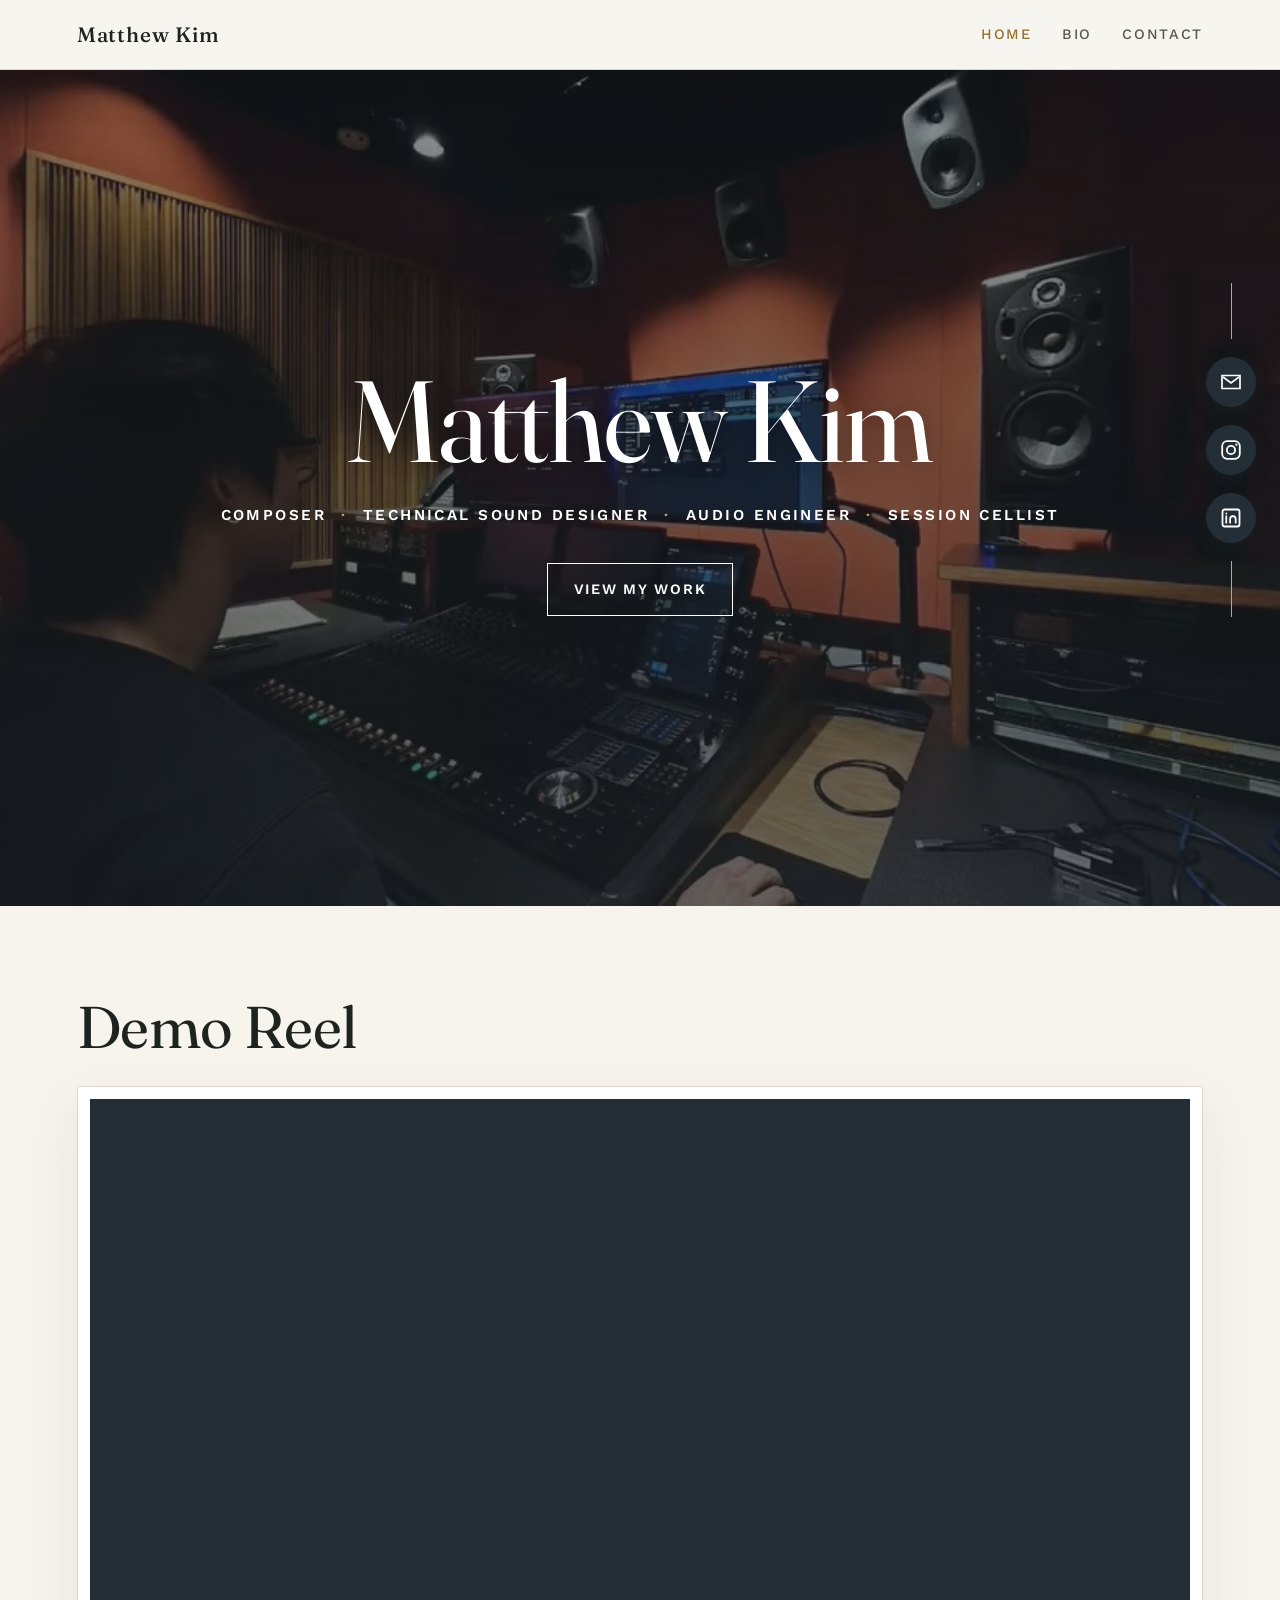
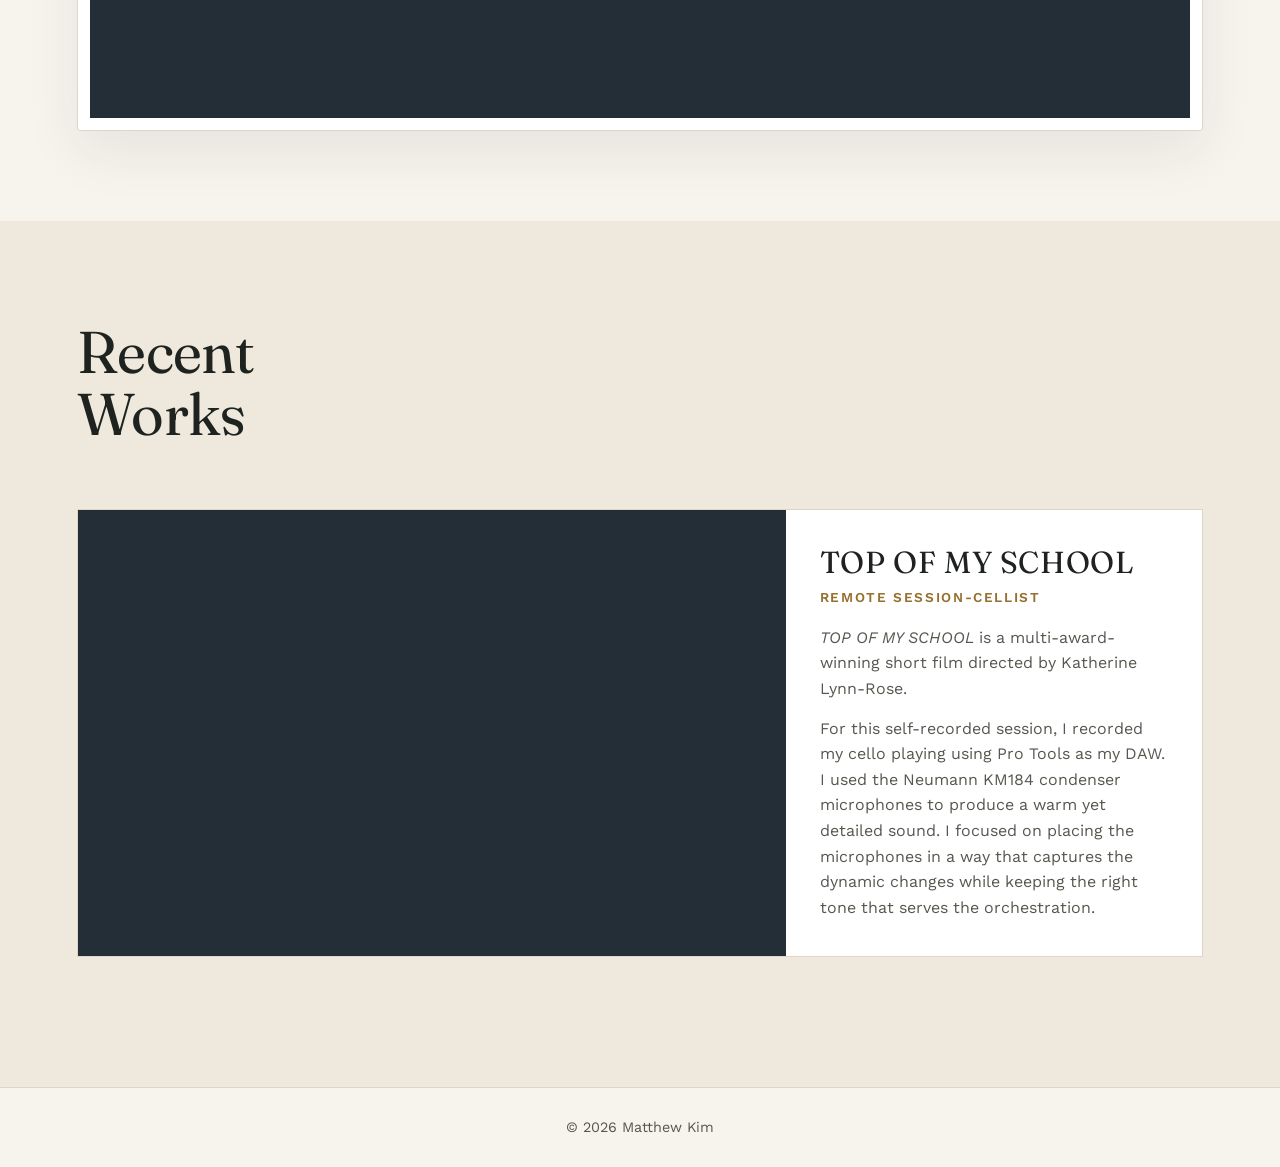
<file: index.html>
<!doctype html>
<html lang="en"><head>
<meta charset="utf-8"><meta name="viewport" content="width=device-width,initial-scale=1">
<title>Home — Matthew Kim</title>
<link rel="preconnect" href="https://fonts.googleapis.com">
<link rel="preconnect" href="https://fonts.gstatic.com" crossorigin>
<link href="https://fonts.googleapis.com/css2?family=Fraunces:ital,opsz,wght@0,9..144,400;0,9..144,500;1,9..144,400&family=Work+Sans:ital,wght@0,400;0,500;0,600;0,700;1,400&display=swap" rel="stylesheet">
<link rel="stylesheet" href="style.css">
</head><body>

<nav>
  <a class="logo" href="index.html">Matthew Kim</a>
  <div class="nav-links">
    <a class="active" href="index.html">Home</a>
    <a class="" href="bio.html">Bio</a>
    <a class="" href="contact.html">Contact</a>
  </div>
  <button class="menu" aria-label="Menu" aria-expanded="false">☰</button>
</nav>

<aside class="social-sidebar" aria-label="Social links">
  <a class="social-icon" href="mailto:matthewkimmusic@gmail.com" aria-label="Email Matthew Kim" title="Email">
      <svg viewBox="0 0 24 24" aria-hidden="true"><path d="M3 5.5h18v13H3z" fill="none" stroke="currentColor" stroke-width="1.7"/><path d="m4 7 8 6 8-6" fill="none" stroke="currentColor" stroke-width="1.7"/></svg>
    </a>
  <a class="social-icon" href="https://www.instagram.com/matthewkimmusic/" target="_blank" rel="noopener" aria-label="Instagram" title="Instagram">
      <svg viewBox="0 0 24 24" aria-hidden="true"><rect x="3.2" y="3.2" width="17.6" height="17.6" rx="5" fill="none" stroke="currentColor" stroke-width="1.8"/><circle cx="12" cy="12" r="4.1" fill="none" stroke="currentColor" stroke-width="1.8"/><circle cx="17.4" cy="6.7" r="1.15" fill="currentColor"/></svg>
    </a>
  <a class="social-icon" href="https://www.linkedin.com/in/matthew-minjune-kim-a8986a354/" target="_blank" rel="noopener" aria-label="LinkedIn" title="LinkedIn">
      <svg viewBox="0 0 24 24" aria-hidden="true"><rect x="3.5" y="3.5" width="17" height="17" rx="2" fill="none" stroke="currentColor" stroke-width="1.8"/><path d="M7.3 10.2v6.5M7.3 7.5v.1M11.1 16.7v-3.5c0-2 1-3.1 2.7-3.1 1.7 0 2.9 1.1 2.9 3.3v3.3M11.1 12.9c0-1.6 1.1-2.8 2.8-2.8" fill="none" stroke="currentColor" stroke-width="1.8" stroke-linecap="round"/></svg>
    </a>
</aside>



<section class="hero">
  <img class="hero-bg" src="studio-photo.jpg" alt="Matthew Kim working in a mixing studio">
  <div class="hero-copy">
    <h1>Matthew Kim</h1>
    <div class="titles-strip"><span>Composer</span><span>Technical Sound Designer</span><span>Audio Engineer</span><span>Session Cellist</span></div>
    <a class="btn" href="#demo-reel">View My Work</a>
  </div>
</section>

<main>
<section class="demo-section" id="demo-reel">
  <div class="demo-inner">
    <h2>Demo Reel</h2>
    <div class="reel-frame">
      <iframe src="https://play.reelcrafter.com/playlist/hQ5jPhUETeCwE0bNEYFm-A" title="Matthew Kim — Demo Reel" loading="lazy" allow="autoplay; fullscreen; picture-in-picture" allowfullscreen></iframe>
    </div>
  </div>
</section>

<section id="recent-works" class="section alt">
 <div class="section-inner">
  <div class="section-head">
   <div><h2>Recent<br>Works</h2></div>
  </div>
  <div class="work-grid single">
   <article class="work-card feature">
    <div class="video-embed">
     <iframe src="https://www.youtube.com/embed/AWONhF5nQyo?rel=0" referrerpolicy="strict-origin-when-cross-origin" title="TOP OF MY SCHOOL — Remote Session-Cellist" loading="lazy" allow="accelerometer; encrypted-media; gyroscope; picture-in-picture; fullscreen" allowfullscreen></iframe>
    </div>
    <div class="work-info">
     <h3>TOP OF MY SCHOOL</h3>
     <div class="meta">Remote Session-Cellist</div>
     <p><em>TOP OF MY SCHOOL</em> is a multi-award-winning short film directed by Katherine Lynn-Rose.</p>
     <p>For this self-recorded session, I recorded my cello playing using Pro Tools as my DAW. I used the Neumann KM184 condenser microphones to produce a warm yet detailed sound. I focused on placing the microphones in a way that captures the dynamic changes while keeping the right tone that serves the orchestration.</p>
    </div>
   </article>
  </div>
 </div>
</section>

</main>


<footer>
  <div>© 2026 Matthew Kim</div>
</footer>

<script>
const menuBtn=document.querySelector('.menu');
const navLinks=document.querySelector('.nav-links');
menuBtn?.addEventListener('click',()=>{
 const isOpen=navLinks.classList.toggle('open');
 menuBtn.setAttribute('aria-expanded',isOpen);
});
</script>
</body></html>
</file>
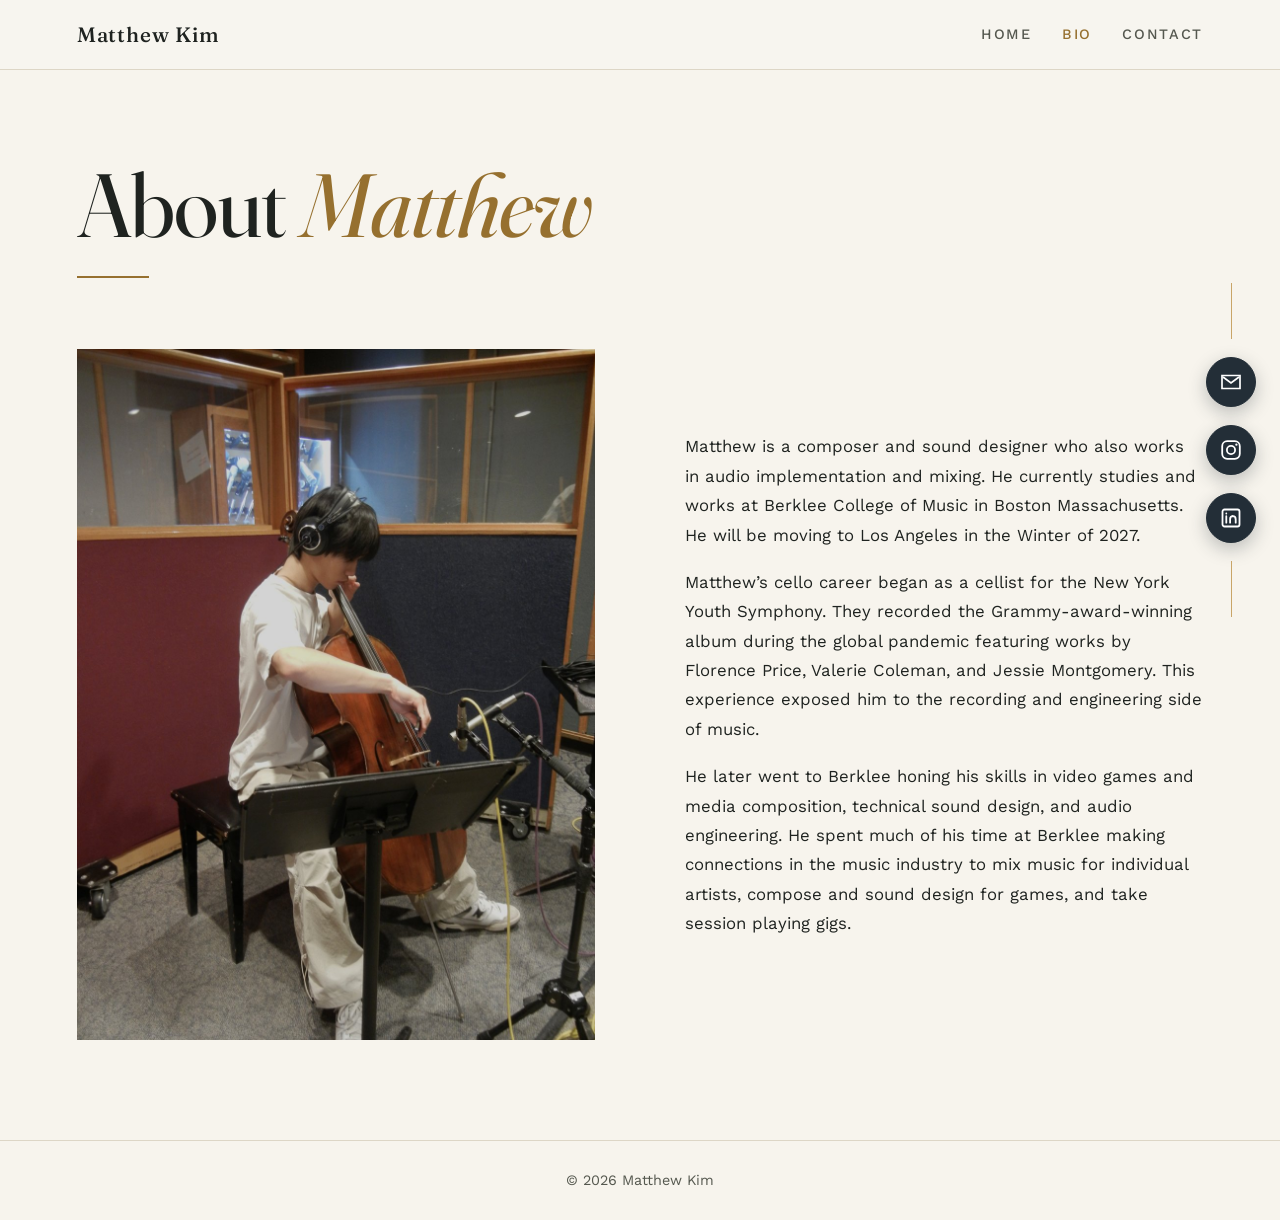
<file: bio.html>
<!doctype html>
<html lang="en"><head>
<meta charset="utf-8"><meta name="viewport" content="width=device-width,initial-scale=1">
<title>Bio — Matthew Kim</title>
<link rel="preconnect" href="https://fonts.googleapis.com">
<link rel="preconnect" href="https://fonts.gstatic.com" crossorigin>
<link href="https://fonts.googleapis.com/css2?family=Fraunces:ital,opsz,wght@0,9..144,400;0,9..144,500;1,9..144,400&family=Work+Sans:ital,wght@0,400;0,500;0,600;0,700;1,400&display=swap" rel="stylesheet">
<link rel="stylesheet" href="style.css">
</head><body>

<nav>
  <a class="logo" href="index.html">Matthew Kim</a>
  <div class="nav-links">
    <a class="" href="index.html">Home</a>
    <a class="active" href="bio.html">Bio</a>
    <a class="" href="contact.html">Contact</a>
  </div>
  <button class="menu" aria-label="Menu" aria-expanded="false">☰</button>
</nav>

<aside class="social-sidebar" aria-label="Social links">
  <a class="social-icon" href="mailto:matthewkimmusic@gmail.com" aria-label="Email Matthew Kim" title="Email">
      <svg viewBox="0 0 24 24" aria-hidden="true"><path d="M3 5.5h18v13H3z" fill="none" stroke="currentColor" stroke-width="1.7"/><path d="m4 7 8 6 8-6" fill="none" stroke="currentColor" stroke-width="1.7"/></svg>
    </a>
  <a class="social-icon" href="https://www.instagram.com/matthewkimmusic/" target="_blank" rel="noopener" aria-label="Instagram" title="Instagram">
      <svg viewBox="0 0 24 24" aria-hidden="true"><rect x="3.2" y="3.2" width="17.6" height="17.6" rx="5" fill="none" stroke="currentColor" stroke-width="1.8"/><circle cx="12" cy="12" r="4.1" fill="none" stroke="currentColor" stroke-width="1.8"/><circle cx="17.4" cy="6.7" r="1.15" fill="currentColor"/></svg>
    </a>
  <a class="social-icon" href="https://www.linkedin.com/in/matthew-minjune-kim-a8986a354/" target="_blank" rel="noopener" aria-label="LinkedIn" title="LinkedIn">
      <svg viewBox="0 0 24 24" aria-hidden="true"><rect x="3.5" y="3.5" width="17" height="17" rx="2" fill="none" stroke="currentColor" stroke-width="1.8"/><path d="M7.3 10.2v6.5M7.3 7.5v.1M11.1 16.7v-3.5c0-2 1-3.1 2.7-3.1 1.7 0 2.9 1.1 2.9 3.3v3.3M11.1 12.9c0-1.6 1.1-2.8 2.8-2.8" fill="none" stroke="currentColor" stroke-width="1.8" stroke-linecap="round"/></svg>
    </a>
</aside>



<main>
<section class="page-hero">
 <h1>About <em>Matthew</em></h1>
</section>
<section class="section">
 <div class="section-inner text-grid">
  <div class="photo has-img"><img src="bio-photo.jpg" alt="Matthew Kim playing cello in a recording studio"></div>
  <div class="bio-copy">
   <p>Matthew is a composer and sound designer who also works in audio implementation and mixing. He currently studies and works at Berklee College of Music in Boston Massachusetts. He will be moving to Los Angeles in the Winter of 2027.</p>
   <p>Matthew’s cello career began as a cellist for the New York Youth Symphony. They recorded the Grammy-award-winning album during the global pandemic featuring works by Florence Price, Valerie Coleman, and Jessie Montgomery. This experience exposed him to the recording and engineering side of music.</p>
   <p>He later went to Berklee honing his skills in video games and media composition, technical sound design, and audio engineering. He spent much of his time at Berklee making connections in the music industry to mix music for individual artists, compose and sound design for games, and take session playing gigs.</p>
  </div>
 </div>
</section>
</main>


<footer>
  <div>© 2026 Matthew Kim</div>
</footer>

<script>
const menuBtn=document.querySelector('.menu');
const navLinks=document.querySelector('.nav-links');
menuBtn?.addEventListener('click',()=>{
 const isOpen=navLinks.classList.toggle('open');
 menuBtn.setAttribute('aria-expanded',isOpen);
});
</script>
</body></html>
</file>
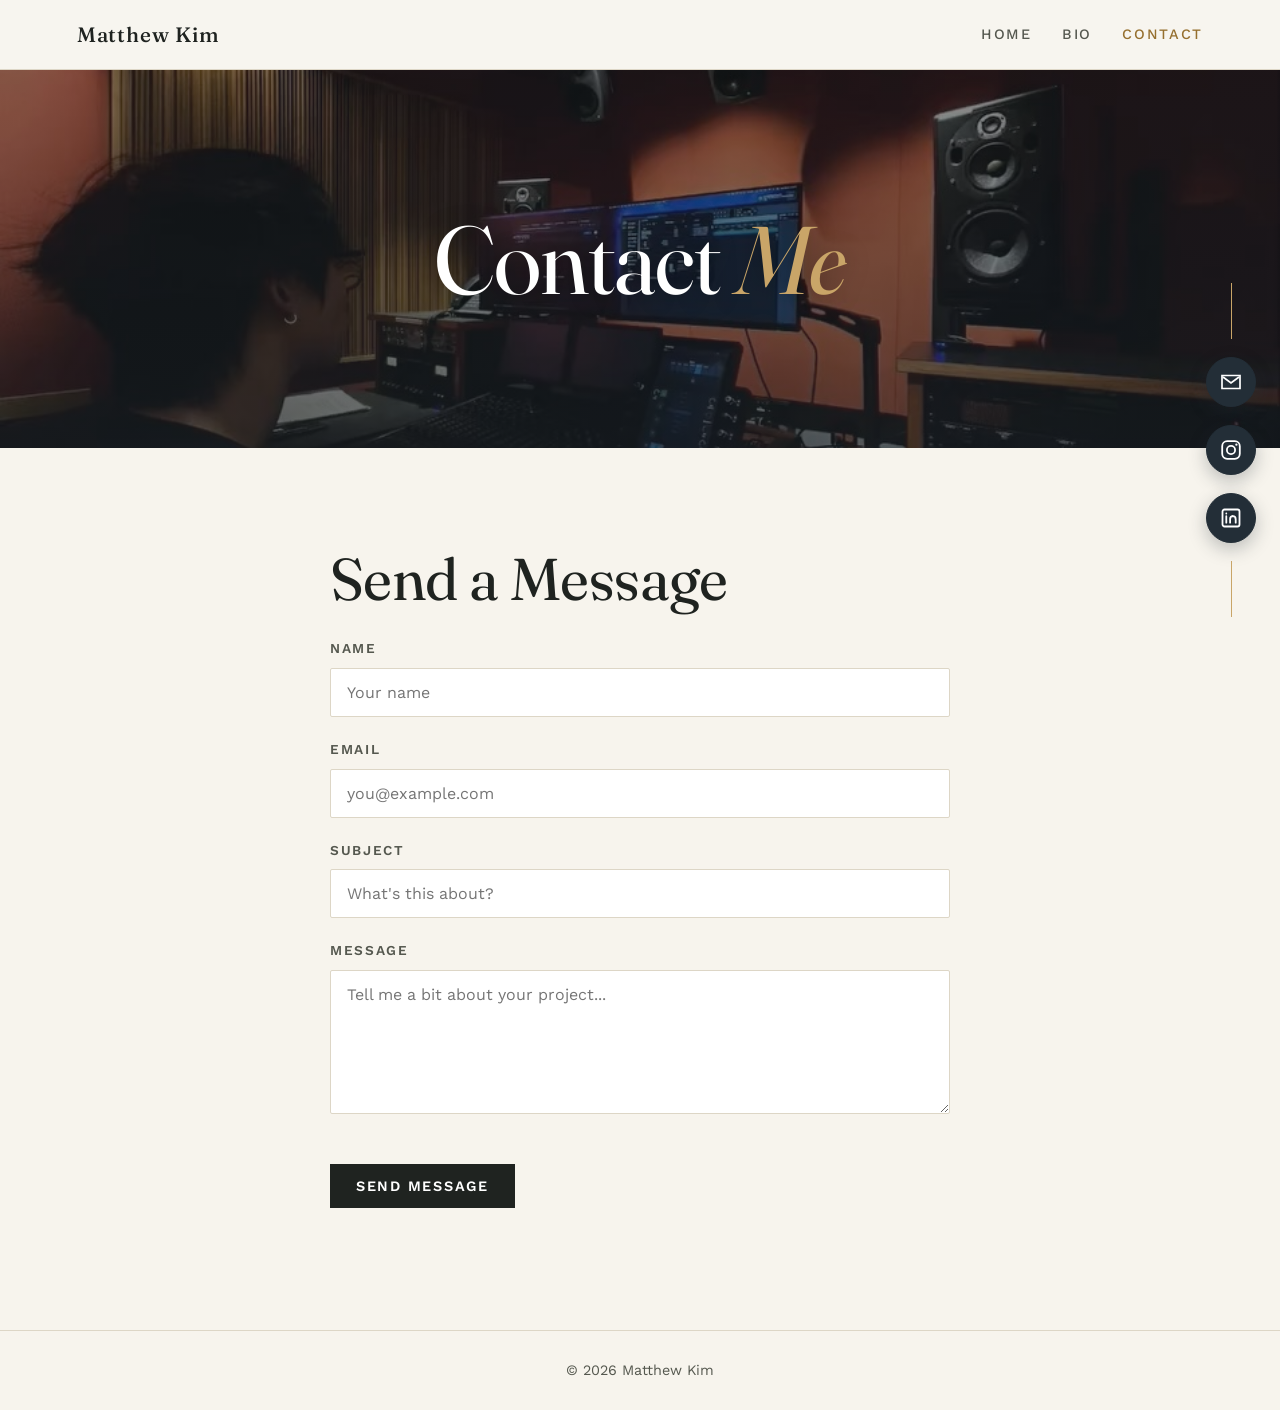
<file: contact.html>
<!doctype html>
<html lang="en"><head>
<meta charset="utf-8"><meta name="viewport" content="width=device-width,initial-scale=1">
<title>Contact — Matthew Kim</title>
<link rel="preconnect" href="https://fonts.googleapis.com">
<link rel="preconnect" href="https://fonts.gstatic.com" crossorigin>
<link href="https://fonts.googleapis.com/css2?family=Fraunces:ital,opsz,wght@0,9..144,400;0,9..144,500;1,9..144,400&family=Work+Sans:ital,wght@0,400;0,500;0,600;0,700;1,400&display=swap" rel="stylesheet">
<link rel="stylesheet" href="style.css">
</head><body>

<nav>
  <a class="logo" href="index.html">Matthew Kim</a>
  <div class="nav-links">
    <a class="" href="index.html">Home</a>
    <a class="" href="bio.html">Bio</a>
    <a class="active" href="contact.html">Contact</a>
  </div>
  <button class="menu" aria-label="Menu" aria-expanded="false">☰</button>
</nav>

<aside class="social-sidebar" aria-label="Social links">
  <a class="social-icon" href="mailto:matthewkimmusic@gmail.com" aria-label="Email Matthew Kim" title="Email"><svg viewBox="0 0 24 24" aria-hidden="true"><path d="M3 5.5h18v13H3z" fill="none" stroke="currentColor" stroke-width="1.7"/><path d="m4 7 8 6 8-6" fill="none" stroke="currentColor" stroke-width="1.7"/></svg></a>
  <a class="social-icon" href="https://www.instagram.com/matthewkimmusic/" target="_blank" rel="noopener" aria-label="Instagram" title="Instagram"><svg viewBox="0 0 24 24" aria-hidden="true"><rect x="3.2" y="3.2" width="17.6" height="17.6" rx="5" fill="none" stroke="currentColor" stroke-width="1.8"/><circle cx="12" cy="12" r="4.1" fill="none" stroke="currentColor" stroke-width="1.8"/><circle cx="17.4" cy="6.7" r="1.15" fill="currentColor"/></svg></a>
  <a class="social-icon" href="https://www.linkedin.com/in/matthew-minjune-kim-a8986a354/" target="_blank" rel="noopener" aria-label="LinkedIn" title="LinkedIn"><svg viewBox="0 0 24 24" aria-hidden="true"><rect x="3.5" y="3.5" width="17" height="17" rx="2" fill="none" stroke="currentColor" stroke-width="1.8"/><path d="M7.3 10.2v6.5M7.3 7.5v.1M11.1 16.7v-3.5c0-2 1-3.1 2.7-3.1 1.7 0 2.9 1.1 2.9 3.3v3.3M11.1 12.9c0-1.6 1.1-2.8 2.8-2.8" fill="none" stroke="currentColor" stroke-width="1.8" stroke-linecap="round"/></svg></a>
</aside>


<section class="contact-banner">
  <img src="studio-photo.jpg" alt="Matthew Kim working in a mixing studio">
  <h1>Contact <em>Me</em></h1>
</section>

<main>
<section class="section">
 <div class="section-inner contact-grid">
  <form class="contact-form" id="contactForm" action="https://formspree.io/f/xppwzprj" method="POST" novalidate>
   <h2 class="form-heading">Send a Message</h2>
   <div class="form-row">
    <label for="name">Name</label>
    <input type="text" id="name" name="name" placeholder="Your name" required>
   </div>
   <div class="form-row">
    <label for="email">Email</label>
    <input type="email" id="email" name="email" placeholder="you@example.com" required>
   </div>
   <div class="form-row">
    <label for="subject">Subject</label>
    <input type="text" id="subject" name="subject" placeholder="What's this about?">
   </div>
   <div class="form-row">
    <label for="message">Message</label>
    <textarea id="message" name="message" rows="6" placeholder="Tell me a bit about your project..." required></textarea>
   </div>
   <button type="submit" class="btn form-submit">Send Message</button>
   <p class="form-status" id="formStatus" role="status" aria-live="polite"></p>
  </form>
 </div>
</section>
</main>

<footer>
  <div>© 2026 Matthew Kim</div>
</footer>
<script>
const menuBtn=document.querySelector('.menu');
const navLinks=document.querySelector('.nav-links');
menuBtn?.addEventListener('click',()=>{
 const isOpen=navLinks.classList.toggle('open');
 menuBtn.setAttribute('aria-expanded',isOpen);
});

const contactForm=document.getElementById('contactForm');
const formStatus=document.getElementById('formStatus');
const submitBtn=contactForm?.querySelector('.form-submit');

contactForm?.addEventListener('submit',async(e)=>{
 e.preventDefault();
 const name=document.getElementById('name').value.trim();
 const email=document.getElementById('email').value.trim();
 const message=document.getElementById('message').value.trim();

 if(!name||!email||!message){
  formStatus.textContent='Please fill in your name, email, and message.';
  formStatus.classList.add('error');
  return;
 }

 formStatus.classList.remove('error');
 formStatus.textContent='Sending…';
 submitBtn.disabled=true;

 try{
  const response=await fetch(contactForm.action,{
   method:'POST',
   body:new FormData(contactForm),
   headers:{'Accept':'application/json'}
  });

  if(response.ok){
   formStatus.textContent="Thanks — your message has been sent. I'll get back to you soon!";
   contactForm.reset();
  }else{
   const data=await response.json().catch(()=>null);
   formStatus.classList.add('error');
   formStatus.textContent=data?.errors?.length
    ? data.errors.map(err=>err.message).join(', ')
    : 'Something went wrong. Please try again or email me directly.';
  }
 }catch(err){
  formStatus.classList.add('error');
  formStatus.textContent='Something went wrong. Please try again or email me directly.';
 }finally{
  submitBtn.disabled=false;
 }
});
</script>
</body></html>
</file>
<file: style.css>
:root{
  --bg:#f7f4ed;
  --surface:#eee9dc;
  --card:#ffffff;
  --ink:#1f2320;
  --muted:#55584f;
  --line:#ddd6c6;
  --gold:#96702f;
  --gold-soft:#c9a568;
  --navy:#232e37;
  --font-display:"Fraunces","Iowan Old Style",Georgia,serif;
  --font-body:"Work Sans","Helvetica Neue",Arial,sans-serif;
}
*{box-sizing:border-box}
html{scroll-behavior:smooth}
body{margin:0;font-size:1.0625rem;background:var(--bg);color:var(--ink);font-family:var(--font-body);line-height:1.6;-webkit-font-smoothing:antialiased}
a{color:inherit}
a:focus-visible,button:focus-visible{outline:2px solid var(--gold);outline-offset:3px}
nav{position:sticky;top:0;z-index:20;background:rgba(247,245,240,.94);backdrop-filter:blur(12px);border-bottom:1px solid var(--line);display:flex;align-items:center;justify-content:space-between;padding:18px 6vw}
.logo{font-family:var(--font-display);font-weight:500;font-size:1.3rem;text-decoration:none;letter-spacing:.04em}
.nav-links{display:flex;gap:30px;align-items:center}
.nav-links a{text-decoration:none;font-size:.9rem;font-weight:500;letter-spacing:.12em;text-transform:uppercase;color:var(--muted);transition:color .2s}
.nav-links a:hover,.nav-links a.active{color:var(--gold)}
.menu{display:none;border:0;background:none;font-size:1.4rem;color:var(--ink);cursor:pointer}
main{max-width:1280px;margin:auto}
.hero{min-height:62vh;padding:85px 6vw 45px;display:grid;grid-template-columns:1fr 1fr;gap:6vw;align-items:center}.hero-copy{max-width:620px}.hero-photo{min-height:430px;background:#dfe1df;border:1px solid var(--line);display:grid;place-items:center;color:#777;font-size:.85rem;letter-spacing:.15em;text-transform:uppercase}.demo-section{padding:15px 6vw 90px}.demo-inner{max-width:1160px;margin:auto}.demo-section h2{margin-bottom:28px}.demo-section .reel{min-height:500px}
.kicker{font-family:var(--font-body);font-size:.85rem;letter-spacing:.15em;text-transform:uppercase;color:var(--gold);font-weight:600}
h1,h2,h3{font-family:var(--font-display);font-weight:400;line-height:1.05;letter-spacing:-.01em}
h1{font-size:clamp(3.4rem,7.5vw,6.8rem);margin:16px 0}
h2{font-size:clamp(2.3rem,4.6vw,4rem);margin:10px 0 24px}
h3{font-family:var(--font-body);font-weight:600;font-size:1.1rem;letter-spacing:.02em;margin:8px 0}
.lead{font-size:1.05rem;color:var(--muted);max-width:620px}
.btn{display:inline-block;margin-top:28px;padding:14px 26px;background:var(--ink);color:white;text-decoration:none;font-size:.9rem;font-weight:600;letter-spacing:.12em;text-transform:uppercase;border:1px solid var(--ink);transition:background .2s,color .2s}
.btn:hover{background:var(--gold);border-color:var(--gold)}
.btn.secondary{background:transparent;color:var(--ink);border:1px solid var(--line);margin-left:10px}
.btn.secondary:hover{background:transparent;color:var(--gold);border-color:var(--gold)}
.reel{background:var(--navy);min-height:420px;border-radius:3px;display:flex;align-items:center;justify-content:center;position:relative;overflow:hidden;box-shadow:0 20px 55px rgba(32,35,40,.12)}
.reel::before{content:"";position:absolute;inset:0;background:radial-gradient(circle at 35% 30%,rgba(199,165,106,.25),transparent 38%),linear-gradient(135deg,transparent,rgba(255,255,255,.04))}
.reel-content{position:relative;text-align:center;color:white;padding:40px}
.reel-content .play{width:74px;height:74px;border-radius:50%;border:1px solid rgba(255,255,255,.65);display:grid;place-items:center;margin:0 auto}
.play::after{content:"";margin-left:5px;border-left:14px solid white;border-top:9px solid transparent;border-bottom:9px solid transparent}
.section{padding:100px 6vw}
.section.alt{background:var(--surface);max-width:none}
.section-inner{max-width:1160px;margin:auto}
.section-head{display:flex;justify-content:space-between;align-items:end;gap:30px;margin-bottom:40px}
.section-head p{max-width:430px;color:var(--muted)}
.work-grid{display:grid;grid-template-columns:repeat(3,1fr);gap:22px}
.work-card{background:var(--card);border:1px solid var(--line);transition:transform .25s,box-shadow .25s}
.work-card:hover{transform:translateY(-4px);box-shadow:0 15px 35px rgba(32,35,40,.08)}
.thumb{height:220px;background:linear-gradient(135deg,#d9dde0,#f5f3ee);display:grid;place-items:center;color:var(--muted);font-size:.85rem;letter-spacing:.15em;text-transform:uppercase}
.work-info{padding:22px}
.meta{font-size:.85rem;letter-spacing:.12em;text-transform:uppercase;color:var(--gold);font-weight:600}
.work-info p{color:var(--muted);font-size:1rem}
.text-grid{display:grid;grid-template-columns:1fr 1fr;gap:7vw;align-items:start}
.photo{min-height:500px;background:#dfe1df;display:grid;place-items:center;color:#777;font-size:.85rem;letter-spacing:.15em;text-transform:uppercase}
.bio-copy p{color:var(--muted);font-size:1rem}
.facts{margin-top:35px;border-top:1px solid var(--line)}
.fact{display:flex;justify-content:space-between;padding:15px 0;border-bottom:1px solid var(--line);font-size:.95rem}
.fact span:first-child{color:var(--muted)}
.work-grid.single{grid-template-columns:1fr;max-width:none;margin:0 auto 30px}
.work-grid.single .thumb{height:280px;font-size:.95rem}
footer{border-top:1px solid var(--line);padding:28px 6vw;display:flex;justify-content:center;align-items:center;color:var(--muted);font-size:.9rem}
.social-sidebar{position:fixed;top:50%;right:24px;transform:translateY(-50%);z-index:15;display:flex;flex-direction:column;align-items:center;gap:18px}
.social-sidebar::before,.social-sidebar::after{content:"";width:1px;height:56px;background:var(--line)}
@media(max-width:900px){.social-sidebar{display:none}}
.social-icon{width:50px;height:50px;display:grid;place-items:center;border:1px solid var(--line);border-radius:50%;color:var(--muted);transition:color .2s,border-color .2s,transform .2s}
.social-icon:hover{transform:translateY(-2px);border-color:var(--gold);color:var(--gold)}
.social-icon svg{width:24px;height:24px}
.page-hero{padding:90px 6vw 55px;max-width:1160px;margin:auto}
.page-hero p{max-width:650px;color:var(--muted);font-size:1.05rem}
.reel-embed{aspect-ratio:16/9;background:#26343f;display:grid;place-items:center;color:white;margin-top:35px}
.note{font-size:.9rem;color:var(--muted);margin-top:12px}
@media(max-width:800px){
 nav{padding:16px 5vw}.nav-links{display:none}.menu{display:block}
 .nav-links.open{display:flex;position:absolute;top:64px;right:5vw;flex-direction:column;align-items:flex-start;gap:16px;background:var(--bg);padding:20px 26px;border:1px solid var(--line);border-radius:4px;box-shadow:0 16px 40px rgba(31,35,32,.1)}
 .hero{grid-template-columns:1fr;padding:65px 5vw 30px}.hero-photo{min-height:330px}.demo-section{padding:20px 5vw 70px}.reel{min-height:330px}
 .section,.page-hero{padding:70px 5vw}
 .work-grid{grid-template-columns:1fr}
 .text-grid{grid-template-columns:1fr;gap:40px}
 .photo{min-height:320px}
 .section-head{display:block}
 footer{padding:24px 5vw}
}

.contact-grid{display:flex;justify-content:center}

.contact-hero-grid{display:flex;flex-direction:column;gap:35px;margin-top:45px}.contact-photo{min-height:340px;max-width:640px;width:100%;background:#dfe1df;border:1px solid var(--line);display:grid;place-items:center;color:#777;font-size:.85rem;letter-spacing:.15em;text-transform:uppercase}.contact-intro h2{margin-top:12px}.contact-intro h1{margin-bottom:0}
@media(max-width:800px){.contact-photo{min-height:280px}}

.contact-form{max-width:620px;display:flex;flex-direction:column;gap:22px}
.form-heading{margin:0 0 6px}
.form-row{display:flex;flex-direction:column;gap:8px}
.form-row label{font-size:.85rem;letter-spacing:.12em;text-transform:uppercase;color:var(--muted);font-weight:600}
.form-row input,.form-row textarea{font-family:var(--font-body);font-size:1rem;color:var(--ink);background:var(--card);border:1px solid var(--line);padding:14px 16px;border-radius:2px;transition:border-color .2s}
.form-row input:focus,.form-row textarea:focus{outline:none;border-color:var(--gold)}
.form-row textarea{resize:vertical;min-height:140px}
.form-submit{border:none;cursor:pointer;font-family:var(--font-body);align-self:flex-start}
.form-submit:disabled{opacity:.6;cursor:not-allowed}
.form-status{font-size:.95rem;color:var(--gold);margin:0}
.form-status.error{color:#a44848}

.reel-frame{padding:12px;background:var(--card);border:1px solid var(--line);border-radius:3px;box-shadow:0 20px 55px rgba(32,35,40,.08)}
.reel-frame iframe{display:block;width:100%;aspect-ratio:16/9;border:0;background:var(--navy)}
.video-embed{position:relative;aspect-ratio:16/9;background:var(--navy)}
.video-embed iframe{position:absolute;inset:0;width:100%;height:100%;border:0}
.work-card.feature{display:grid;grid-template-columns:1.7fr 1fr;align-items:stretch}
.work-card.feature:hover{transform:none}
.work-card.feature .video-embed{height:100%;min-height:340px;aspect-ratio:auto}
.work-card.feature .work-info{display:flex;flex-direction:column;justify-content:center;padding:36px 34px}
.work-card.feature .work-info h3{font-family:var(--font-display);font-weight:400;font-size:1.9rem;line-height:1.1;margin:0 0 8px}
.work-card.feature .work-info .meta{margin-bottom:16px}
.work-card.feature .work-info p{margin:0}
@media(max-width:800px){.work-card.feature{grid-template-columns:1fr}.work-card.feature .video-embed{aspect-ratio:16/9;min-height:0;height:auto}.work-card.feature .work-info{padding:24px}}
.photo.has-img{min-height:0;aspect-ratio:3/4;overflow:hidden;background:var(--surface)}
.photo.has-img img{width:100%;height:100%;object-fit:cover;object-position:center top;display:block}
.work-card.feature .work-info p+p{margin-top:14px}
.page-hero h1{font-size:clamp(3.2rem,7vw,5.6rem);line-height:1;margin:0}
.page-hero h1 em{font-style:italic;color:var(--gold)}
.page-hero h1::after{content:"";display:block;width:72px;height:2px;background:var(--gold);margin-top:26px}
.page-hero+.section{padding-top:16px}
.contact-hero-grid{margin-top:0}
.social-icon{background:var(--navy);color:#fff;border-color:var(--navy);box-shadow:0 6px 18px rgba(35,46,55,.28)}
.social-icon:hover{background:var(--gold);border-color:var(--gold);color:#fff;transform:translateY(-3px);box-shadow:0 10px 22px rgba(150,112,47,.35)}
.social-sidebar::before,.social-sidebar::after{background:var(--gold-soft)}
.bio-copy p{color:var(--ink);font-size:1.05rem;line-height:1.75;margin:0 0 18px}
.hero{min-height:0;padding:80px 6vw 56px;grid-template-columns:1.1fr .9fr;align-items:center}
.hero-photo{justify-self:end;width:100%;max-width:420px;min-height:0;aspect-ratio:4/5;overflow:hidden}
.hero-photo img{width:100%;height:100%;object-fit:cover;object-position:center top;display:block}
.titles-strip{display:flex;flex-wrap:wrap;justify-content:center;gap:6px 0;margin:0 6vw;padding:24px 0;border-top:1px solid var(--line);border-bottom:1px solid var(--line);font-size:.95rem;font-weight:600;letter-spacing:.16em;text-transform:uppercase;color:var(--gold)}
.titles-strip span{white-space:nowrap}
.titles-strip span:not(:last-child)::after{content:"·";margin:0 1em;color:var(--gold-soft)}
.titles-strip+.demo-section{padding-top:64px}
@media(max-width:800px){
 .hero{grid-template-columns:1fr;padding:50px 5vw 36px}
 .hero-photo{justify-self:stretch;max-width:none;aspect-ratio:4/3}
 .titles-strip{margin:0 5vw;font-size:.85rem;letter-spacing:.12em;padding:18px 0}
}

/* Full-bleed photo hero with centered title */
.hero{position:relative;display:grid;grid-template-columns:1fr;place-items:center;text-align:center;gap:0;min-height:calc(100svh - 64px);padding:90px 6vw;color:#fff;overflow:hidden;background:var(--navy)}
.hero-bg{position:absolute;inset:0;width:100%;height:100%;object-fit:cover;object-position:center 30%}
.hero::before{content:"";position:absolute;inset:0;z-index:1;background:linear-gradient(rgba(25,32,38,.5),rgba(25,32,38,.68))}
.hero-copy{position:relative;z-index:2;max-width:900px;width:100%}
.hero h1{color:#fff;margin:0 0 22px;font-size:clamp(3.4rem,9vw,7.5rem);text-shadow:0 2px 24px rgba(0,0,0,.35)}
.hero .titles-strip{margin:0 auto;padding:0;border:0;color:#fff;justify-content:center}
.hero .titles-strip span:not(:last-child)::after{color:var(--gold-soft)}
.hero .btn{margin-top:36px;background:transparent;border-color:#fff;color:#fff}
.hero .btn:hover{background:var(--gold);border-color:var(--gold)}
@media(max-width:800px){.hero{padding:70px 5vw}.hero .titles-strip{margin:0 auto;font-size:.8rem}}
.hero+main .demo-section{padding-top:80px}

.hero-bg{object-position:center center}
.contact-photo.has-video{min-height:0;aspect-ratio:16/9;overflow:hidden;display:block;background:var(--navy)}
.contact-video{display:block;width:100%;height:100%;object-fit:cover}

/* Contact page */
.contact-banner{position:relative;display:grid;place-items:center;min-height:42vh;padding:70px 6vw;overflow:hidden;background:var(--navy);text-align:center}
.contact-banner img{position:absolute;inset:0;width:100%;height:100%;object-fit:cover;object-position:center 40%}
.contact-banner::before{content:"";position:absolute;inset:0;z-index:1;background:linear-gradient(rgba(25,32,38,.5),rgba(25,32,38,.68))}
.contact-banner h1{position:relative;z-index:2;margin:0;color:#fff;font-size:clamp(3.2rem,8vw,6rem);line-height:1;text-shadow:0 2px 24px rgba(0,0,0,.35)}
.contact-banner h1 em{font-style:italic;color:var(--gold-soft)}
.contact-layout{display:grid;grid-template-columns:1fr 1.15fr;gap:7vw;align-items:start}
.contact-layout .contact-form{max-width:none}
.contact-details h2,.contact-layout .form-heading{font-size:clamp(1.8rem,3vw,2.4rem);margin:0 0 20px}
.contact-details p{color:var(--ink);line-height:1.75;margin:0 0 28px;max-width:46ch}
.contact-list{list-style:none;margin:0;padding:0;border-top:1px solid var(--line)}
.contact-list li{display:flex;flex-direction:column;gap:2px;padding:16px 0;border-bottom:1px solid var(--line)}
.contact-list li span{font-size:.8rem;letter-spacing:.12em;text-transform:uppercase;color:var(--muted);font-weight:600}
.contact-list a{text-decoration:none;color:var(--ink);word-break:break-word}
.contact-list a:hover{color:var(--gold)}
@media(max-width:800px){.contact-layout{grid-template-columns:1fr;gap:44px}.contact-banner{min-height:34vh;padding:56px 5vw}}

/* Layout alignment pass */
main{max-width:none;margin:0}
.page-hero{max-width:calc(1160px + 12vw);padding-left:6vw;padding-right:6vw;margin-left:auto;margin-right:auto}
.page-hero+.section .text-grid{align-items:center}
.section.alt{padding-top:90px;padding-bottom:100px}
@media(max-width:800px){.page-hero{max-width:none;padding-left:5vw;padding-right:5vw}}
.contact-grid .contact-form{width:100%;max-width:620px}
@media(max-width:600px){.hero .titles-strip{flex-direction:column;gap:6px;align-items:center}.hero .titles-strip span:not(:last-child)::after{content:none}}
</file>
